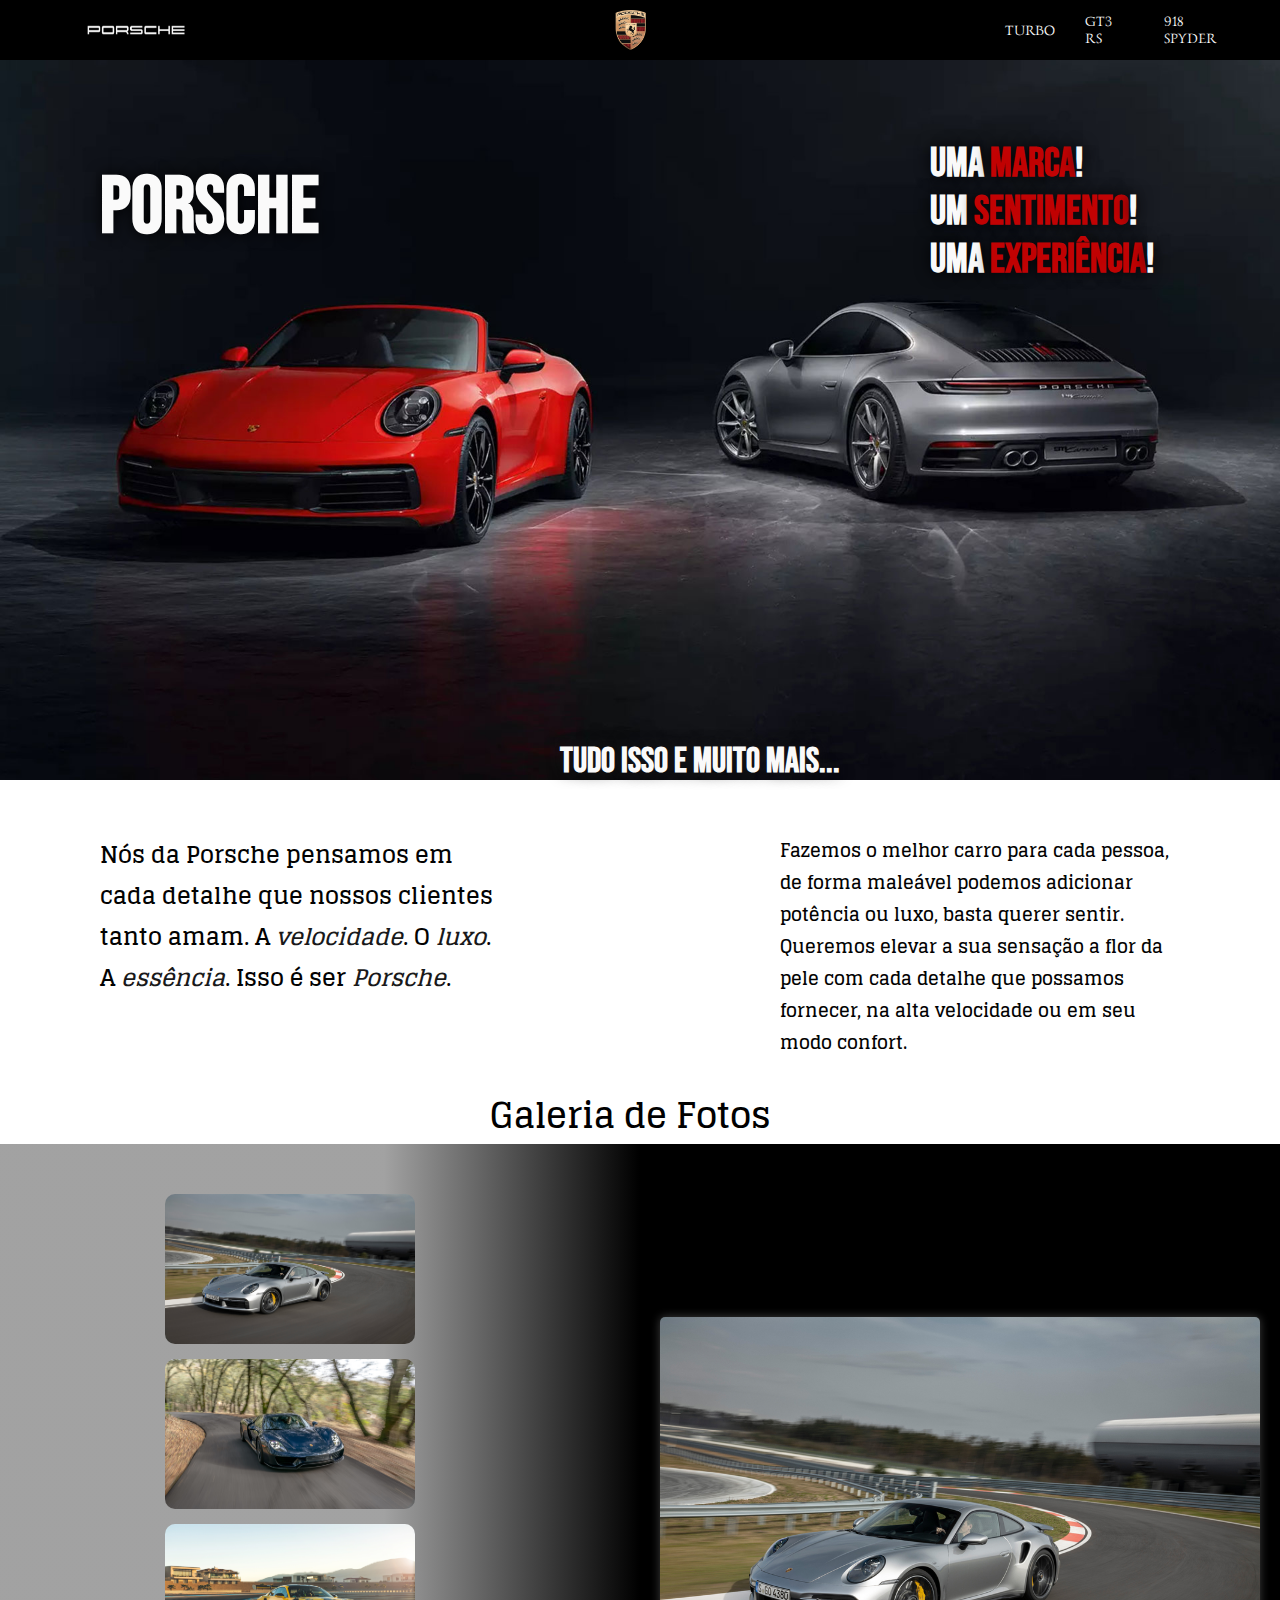
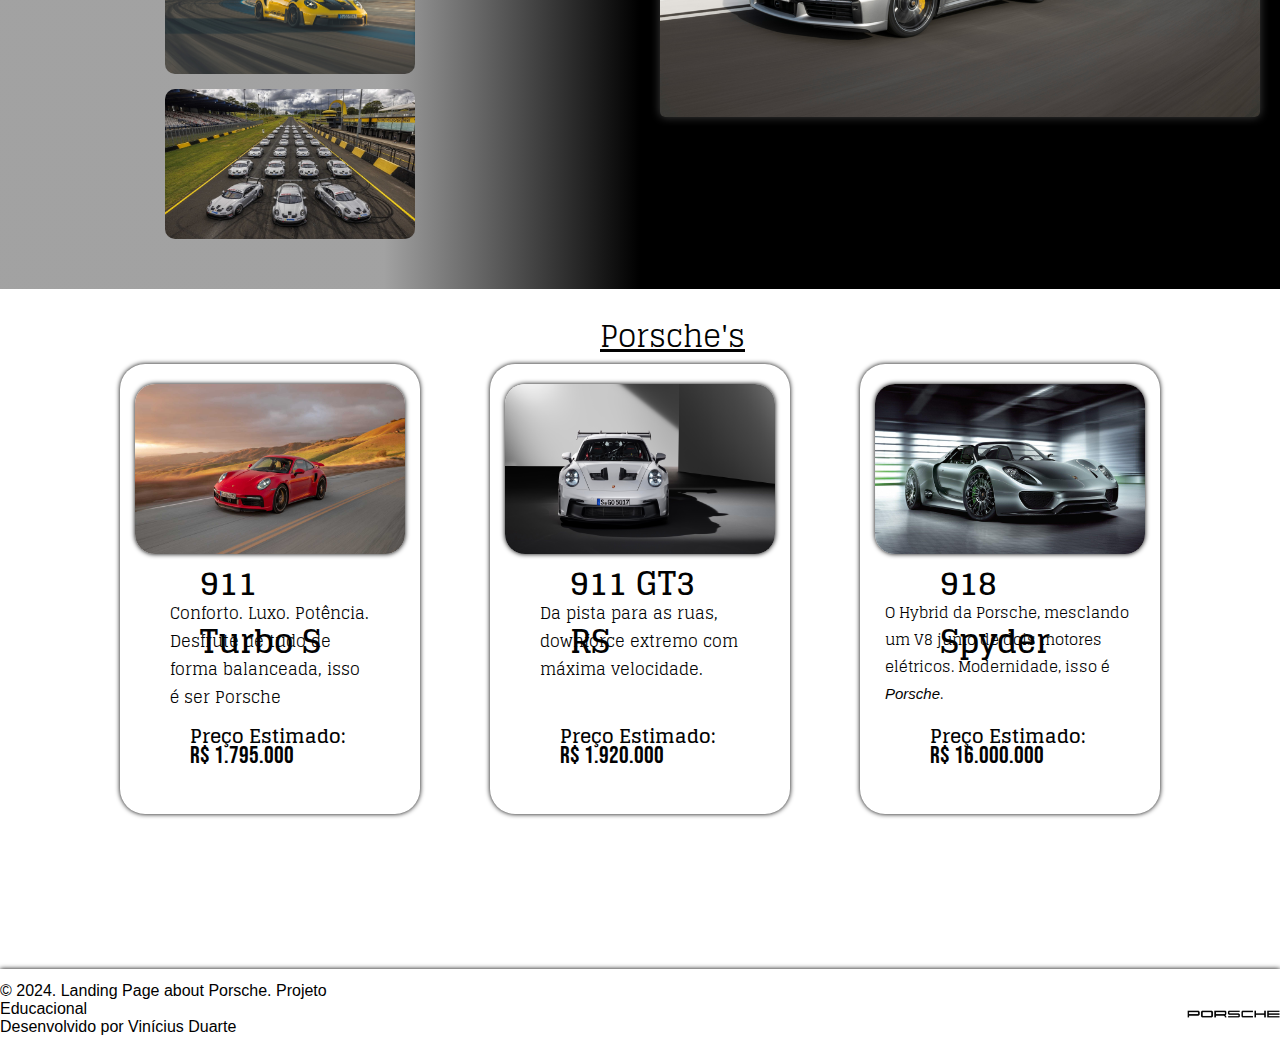
<file: index.html>
<!DOCTYPE html>
<html lang="pt-BR">

<head>
    <meta charset="UTF-8">
    <meta name="viewport" content="width=device-width, initial-scale=1.0">
    <title>Porsche - A Feeling</title>
    <link rel="stylesheet" href="css/style.css">
    <script src="js/script.js" defer></script>
    <style>
        @import url('https://fonts.googleapis.com/css2?family=Gideon+Roman&family=Glegoo:wght@400;700&display=swap');
        @import url('https://fonts.googleapis.com/css2?family=Glegoo:wght@400;700&display=swap');
        @import url('https://fonts.googleapis.com/css2?family=Bebas+Neue&display=swap');
    </style>
</head>

<body>
    <header>

        <nav>
            <div class="logo">
                <a href="index.html">
                    <img src="assets/porsche-logo-branco.webp" alt="porsche-logo"></a>

            </div>
            <div class="main-logo">
                <a href="index.html"><img src="assets/porsche-logo-main.png" alt="porsche-logo-main">
                </a>

            </div>
            <menu>
                <a href="turbo.html">Turbo</a>
                <a href="gt3.html">GT3 RS</a>
                <a href="spyder.html">918 Spyder</a>
            </menu>
        </nav>
    </header>
    <main>
        <section id="inicio">
            <div class="banner">
                <img src="assets/banner.jpg" alt="banner">
            </div>

            <h1>PORSCHE</h1>
            <h2>Uma <span>Marca</span>!<br> Um <span>Sentimento</span>!<br> Uma <span>Experiência</span>!</h2>
            <h3>Tudo isso e muito mais...</h3>
        </section>
    </main>
    <div class="txt-main">
        <div class="txt1">
            <h1>Nós da Porsche pensamos em cada detalhe que nossos clientes tanto amam. A <span>velocidade</span>. O <span>luxo</span>. A <span>essência</span>. Isso é ser <span>Porsche</span>. </h1>

        </div>
        <div class="txt2">
            <h2>Fazemos o melhor carro para cada pessoa, de forma maleável podemos adicionar potência ou luxo, basta querer sentir. Queremos elevar a sua sensação a flor da pele com cada detalhe que possamos fornecer, na alta velocidade ou em seu modo confort.</h2>
        </div>
    </div>
    <div class="galeria-name">
        <h2>Galeria de Fotos</h2>
    </div>
    <section id="galeria">
        <div class="galeria">

            <div class="thumbs">
                <div class="thumb" onclick="trocaImg('turboS-gallery.jpg')">
                    <img src="assets/turboS-gallery.jpg" alt="">
                </div>
                <div class="thumb" onclick="trocaImg('gallery-918.jpg')">
                    <img src="assets/gallery-918.jpg" alt="">
                </div>
                <div class="thumb" onclick="trocaImg('gt3-gallery.jpg')">
                    <img src="assets/gt3-gallery.jpg" alt="">
                </div>
                <div class="thumb" onclick="trocaImg('all-cars.jpg')">
                    <img src="assets/all-cars.jpg" alt="">
                </div>
            </div>
            <div class="large">
                <div class="img-large">
                    <img src="assets/turboS-gallery.jpg" alt="" id="fotoGrande">
                </div>
            </div>
        </div>
    </section>
    <section id="carros">
        <h2 class="name-products">Porsche's</h2>

        <div class="turbo">
            <a href="turbo.html">
                <img src="assets/turboS-3.jpg" alt="">
                <h1>911 Turbo S</h1>
                <p>Conforto. Luxo. Potência. Desfrute de tudo de forma balanceada, isso é ser Porsche</p>
                <h3>Preço Estimado:</h3>
                <h2>R$ 1.795.000</h2>
            </a>
        </div>
        <div class="gt3">
            <a href="gt3.html">
                <img src="assets/gt3-3.jpeg" alt="">
                <h1>911 GT3 RS</h1>
                <p>Da pista para as ruas, downforce extremo com máxima velocidade.</p>
                <h3>Preço Estimado:</h3>
                <h2>R$ 1.920.000</h2>
            </a>
        </div>
        <div class="spyder">
            <a href="spyder.html">
                <img src="assets/photo918.jpg" alt="">
                <h1>918 Spyder</h1>
                <p>O Hybrid da Porsche, mesclando um V8 junto de dois motores elétricos. Modernidade, isso é <span>Porsche</span>.</p>
                <h3>Preço Estimado:</h3>
                <h2>R$ 16.000.000</h2>
            </a>

        </div>
    </section>
    <footer>
        &copy; 2024. Landing Page about Porsche. Projeto Educacional <br> Desenvolvido por Vinícius Duarte
        <div class="footer-img">
            <img src="assets/porsche-logo.webp" alt="">
        </div>

    </footer>
</body>

</html>
</file>
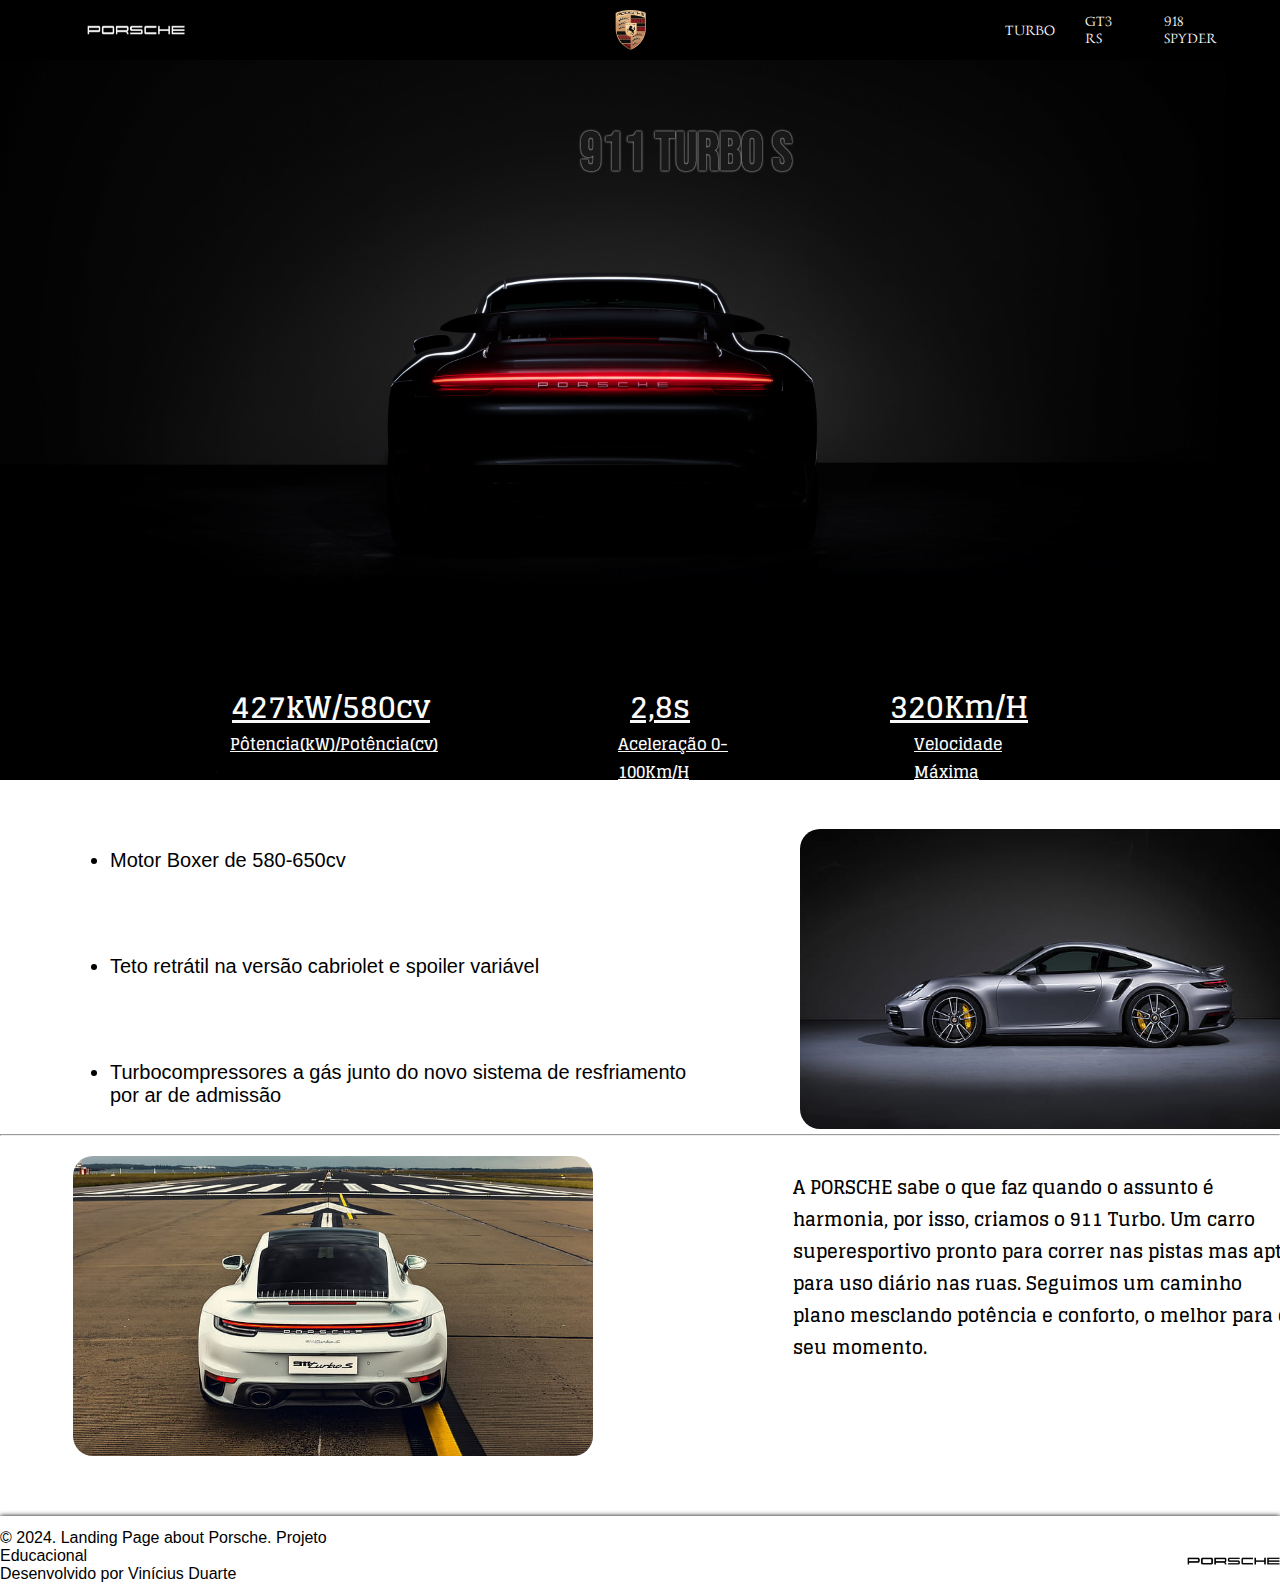
<file: turbo.html>
<!DOCTYPE html>
<html lang="pt-BR">

<head>
    <meta charset="UTF-8">
    <meta name="viewport" content="width=device-width, initial-scale=1.0">
    <title>Turbo S - Street Race</title>
    <link rel="stylesheet" href="css/style.css">
    <script src="js/script.js" defer></script>
    <style>
        @import url('https://fonts.googleapis.com/css2?family=Gideon+Roman&family=Glegoo:wght@400;700&display=swap');
        @import url('https://fonts.googleapis.com/css2?family=Glegoo:wght@400;700&display=swap');
        @import url('https://fonts.googleapis.com/css2?family=Bebas+Neue&display=swap');
    </style>
</head>

<body>
    <header>

        <nav>
            <div class="logo">
                <a href="index.html"><img src="assets/porsche-logo-branco.webp" alt="porsche-logo">
                </a>

            </div>
            <div class="main-logo">
                <a href="index.html"><img src="assets/porsche-logo-main.png" alt="porsche-logo-main">
                </a>

            </div>
            <menu>
                <a href="">Turbo</a>
                <a href="gt3.html">GT3 RS</a>
                <a href="spyder.html">918 Spyder</a>
            </menu>
        </nav>
    </header>
    <section id="inicio">
        <div class="banner-turboS">
            <img src="assets/911-turboS-4.jpg" alt="banner">

        </div>
    </section>
    <div class="main-name">
        <h1>911 Turbo S</h1>
    </div>
    <div class="main-info">
        <h2>427kW/580cv</h2>
        <h2>2,8s</h2>
        <h2>320Km/H</h2>

    </div>
    <div class="main-especi">
        <p>Pôtencia(kW)/Potência(cv)</p>
        <p>Aceleração 0-100Km/H</p>
        <p>Velocidade Máxima</p>
    </div>
    <div class="txt3">

        <ul>
            <li>Motor Boxer de 580-650cv</li><br>
            <li>Teto retrátil na versão cabriolet e spoiler variável</li><br>
            <li>Turbocompressores a gás junto do novo sistema de resfriamento por ar de admissão</li>
        </ul>
        <img src="assets/turboS-1.jpg" alt="">
    </div>
    <hr>
    <div class="txt4">
        <img src="assets/turboS-2.jpg" alt="">
        <h3>A PORSCHE sabe o que faz quando o assunto é harmonia, por isso, criamos o 911 Turbo. Um carro superesportivo pronto para correr nas pistas mas apto para uso diário nas ruas. Seguimos um caminho plano mesclando potência e conforto, o melhor para
            o seu momento.</h3>
    </div>
    <footer>
        &copy; 2024. Landing Page about Porsche. Projeto Educacional <br> Desenvolvido por Vinícius Duarte
        <div class="footer-img">
            <img src="assets/porsche-logo.webp" alt="">
        </div>

    </footer>
</body>

</html>
</file>
<file: css/style.css>
* {
    padding: 0;
    margin: 0;
    box-sizing: border-box;
    font-family: Arial, Helvetica, sans-serif;
}

a {
    color: #020202;
    text-decoration: none;
}

header {
    width: 100%;
    height: 60px;
    background-color: black;
    display: flex;
    align-items: center;
}

.logo {
    width: 260px;
    height: 30px;
    margin: 25px;
    display: flex;
    justify-content: center;
    align-items: center;
}

.logo img {
    width: 80%;
    height: 10px;
    align-self: auto;
}

.main-logo {
    width: 700px;
    height: 40px;
    display: flex;
    justify-content: center;
}

.main-logo img {
    width: 31.2px;
    height: 40px;
}

nav {
    width: 100%;
    height: 20px;
    display: flex;
    margin: 0 auto;
    justify-content: space-between;
    align-items: center;
}

menu {
    width: 280px;
    display: flex;
    margin: 25px;
}

menu a:link,
menu a:visited {
    height: 30px;
    display: flex;
    align-items: center;
    padding: 0 16px;
    text-decoration: none;
    text-transform: uppercase;
    font-size: 14px;
    border-radius: 1px;
    transition: .3s;
    color: #fafafa;
    font-family: 'Gideon Roman', serif;
    overflow: hidden;
    cursor: pointer;
    transition: .5s;
}

menu a:hover {
    color: #505053;
}

main {
    width: 100%;
}

section {
    width: 100%;
}

section img {
    width: 100%;
}

#inicio {
    width: 100%;
    position: relative;
}

#inicio h1 {
    font-size: 80px;
    width: 300px;
    height: 100px;
    position: absolute;
    top: 100px;
    left: 100px;
    color: #fafafa;
    font-family: "Bebas Neue", sans-serif;
    text-shadow: 0px 0px 15px black;
}

#inicio h2 {
    font-size: 40px;
    width: 250px;
    height: 150px;
    position: absolute;
    top: 80px;
    right: 100px;
    color: #fafafa;
    font-family: "Bebas Neue", sans-serif;
    text-shadow: 0px 0px 15px black;
}

#inicio span {
    color: #ff0000c0;
    font-family: "Bebas Neue", sans-serif;
    text-shadow: 0px 0px 15px black;
}

#inicio h3 {
    font-size: 35px;
    width: 350px;
    height: 50px;
    position: absolute;
    top: 680px;
    left: 560px;
    color: #fafafa;
    font-family: "Bebas Neue", sans-serif;
    text-shadow: 0px 0px 15px #19191a;
}

.txt-main {
    width: 100%;
    height: 300px;
    position: relative;
    background: linear-gradient(right, white, grey);
}

.txt1 h1 {
    font-family: "Glegoo", serif;
    font-size: 23px;
    width: 400px;
    height: 200px;
    position: absolute;
    top: 50px;
    left: 100px;
    color: #020202;
}

.txt1 h1 span {
    font-family: "Glegoo", serif;
    color: #19191a;
    font-style: italic;
}

.txt2 h2 {
    font-family: "Glegoo", serif;
    font-size: 18px;
    width: 400px;
    height: 500px;
    position: absolute;
    top: 50px;
    right: 100px;
    color: #020202;
}

.galeria {
    margin: 0 auto;
    display: flex;
    gap: 80px;
    align-items: center;
    background-image: linear-gradient(to right, rgba(128, 128, 128, 0.733) 30%, black 50%);
}

.thumbs {
    width: 630px;
    display: flex;
    flex-wrap: wrap;
    gap: 15px;
    align-items: center;
    justify-content: center;
    margin: 50px;
}

.thumb {
    width: 250px;
    height: 150px;
    overflow: hidden;
    cursor: pointer;
    transition: .5s;
    border-radius: 10px;
}

.thumb:hover {
    transform: scale(1.1);
    box-shadow: 0px 0px 10px #020202;
}

.thumb img {
    width: 100%;
    height: 150px;
}

.large {
    width: 630px;
    display: flex;
    align-items: center;
    margin-right: 20px;
    margin-top: 5px;
}

.img-large {
    width: 600px;
}

.img-large img {
    width: 100%;
    box-shadow: 0 0 10px #fafafa40;
    border-radius: 5px;
}

.thumb img {
    box-shadow: 0 0 10px #010101c0;
    border-radius: 5px;
}

.galeria-name {
    width: 100%;
    height: 60px;
    display: flex;
    position: relative;
    justify-content: center;
}

.galeria-name h2 {
    font-size: 35px;
    font-family: "Glegoo", serif;
    width: 300px;
    height: 30px;
    position: absolute;
}

#carros {
    width: 100%;
    height: 600px;
    display: flex;
    justify-content: center;
    align-items: center;
    gap: 70px;
    position: relative;
}

.turbo a {
    width: 300px;
    height: 450px;
    display: flex;
    align-items: center;
    flex-direction: column;
    border-radius: 25px;
    box-shadow: 0px 0px 5px black;
    overflow: hidden;
    cursor: pointer;
    transition: .5s;
}

.turbo:hover {
    transform: scale(1.1);
    box-shadow: 0px 0px 10px #020202;
}

.turbo a img {
    width: 90%;
    height: 170px;
    border-radius: 20px;
    box-shadow: 0px 0px 5px black;
    margin-top: 20px;
}

.turbo a h1 {
    width: 140px;
    height: 30px;
    font-family: "Glegoo", serif;
}

.turbo a p {
    width: 200px;
    height: 100px;
    margin-top: 15px;
    font-family: "Glegoo", serif;
}

.turbo a h3 {
    width: 160px;
    height: 22px;
    font-family: "Glegoo", serif;
    margin-top: 20px;
}

.turbo a h2 {
    width: 160px;
    height: 30px;
    font-family: "Bebas Neue", sans-serif;
    font-weight: lighter;
}

.gt3 a {
    width: 300px;
    height: 450px;
    display: flex;
    align-items: center;
    flex-direction: column;
    border-radius: 25px;
    box-shadow: 0px 0px 5px black;
    overflow: hidden;
    cursor: pointer;
    transition: .5s;
    text-decoration: none;
}

.gt3:hover {
    transform: scale(1.1);
    box-shadow: 0px 0px 10px #020202;
}

.gt3 a img {
    width: 90%;
    height: 170px;
    margin-top: 20px;
    border-radius: 20px;
    box-shadow: 0px 0px 5px black;
}

.gt3 a h1 {
    width: 140px;
    height: 30px;
    font-family: "Glegoo", serif;
}

.gt3 a p {
    width: 200px;
    height: 100px;
    margin-top: 15px;
    font-family: "Glegoo", serif;
}

.gt3 a h3 {
    width: 160px;
    height: 22px;
    font-family: "Glegoo", serif;
    margin-top: 20px;
}

.gt3 a h2 {
    width: 160px;
    height: 30px;
    font-family: "Bebas Neue", sans-serif;
    font-weight: lighter;
}

.spyder a {
    width: 300px;
    height: 450px;
    display: flex;
    align-items: center;
    flex-direction: column;
    border-radius: 25px;
    box-shadow: 0px 0px 5px black;
    overflow: hidden;
    cursor: pointer;
    transition: .5s;
    text-decoration: none;
}

.spyder:hover {
    transform: scale(1.1);
    box-shadow: 0px 0px 10px #020202;
}

.spyder a img {
    width: 90%;
    height: 170px;
    margin-top: 20px;
    border-radius: 20px;
    box-shadow: 0px 0px 5px black;
}

.spyder a h1 {
    width: 140px;
    height: 30px;
    font-family: "Glegoo", serif;
}

.spyder a p {
    font-size: 15px;
    width: 250px;
    height: 120px;
    margin-top: 15px;
    font-family: "Glegoo", serif;
}

.spyder a p span {
    font-style: italic;
}

.spyder a h3 {
    width: 160px;
    height: 22px;
    font-family: "Glegoo", serif;
}

.spyder a h2 {
    width: 160px;
    height: 30px;
    font-family: "Bebas Neue", sans-serif;
    font-weight: lighter;
}

.name-products {
    width: 150px;
    height: 30px;
    position: absolute;
    left: 600px;
    top: 20px;
    font-family: "Glegoo", serif;
    font-size: 30px;
    text-decoration: underline;
    font-weight: lighter;
    color: #020202;
}

footer {
    width: 100%;
    height: 80px;
    margin-top: 80px;
    box-shadow: 0px 0px 5px black;
    display: flex;
    align-items: center;
}

.footer-img {
    width: 100px;
    height: 10px;
    margin-left: 800px;
}

.footer-img img {
    width: 100%;
}

.main-name {
    width: 200px;
    height: 100px;
    position: absolute;
    top: 120px;
    left: 580px;
}

.main-name h1 {
    width: 250px;
    height: 100px;
    font-family: "Bebas Neue", sans-serif;
    font-size: 55px;
    color: #19191a;
    position: absolute;
    text-shadow: 0px 0px 2px #fafafa;
}

.main-info {
    width: 800px;
    height: 40px;
    position: absolute;
    top: 680px;
    left: 230px;
    display: flex;
    justify-content: center;
    gap: 200px;
    color: #fafafa;
}

.main-info h2 {
    font-size: 30px;
    font-family: "Glegoo", serif;
    text-decoration: underline;
    font-weight: bold;
}

.main-especi {
    width: 800px;
    height: 30px;
    position: absolute;
    top: 730px;
    left: 230px;
    display: flex;
    justify-content: center;
    gap: 180px;
    color: #fafafa;
}

.main-especi p {
    width: 250px;
    font-family: "Glegoo", serif;
    text-decoration: underline;
    font-weight: bold;
}

.txt3 {
    width: 1366px;
    height: 350px;
    display: flex;
    align-items: center;
}

.txt3 img {
    width: 520px;
    height: 300px;
    border-radius: 20px;
    flex-direction: column;
    margin-top: 40px;
}

.txt3 ul {
    width: 800px;
    height: 300px;
    display: flex;
    justify-content: center;
    align-items: center;
    flex-direction: column;
}

.txt3 li {
    width: 580px;
    height: 80px;
    font-size: 20px;
    margin-top: 40px;
}

.txt4 {
    width: 1366px;
    height: 300px;
    display: flex;
    justify-content: center;
    align-items: center;
    gap: 200px;
}

.txt4 img {
    width: 520px;
    height: 300px;
    border-radius: 20px;
    flex-direction: column;
    margin-top: 40px;
}

.txt4 h3 {
    width: 500px;
    height: 300px;
    margin-top: 70px;
    font-size: 18px;
    font-family: "Glegoo", serif;
}
</file>
